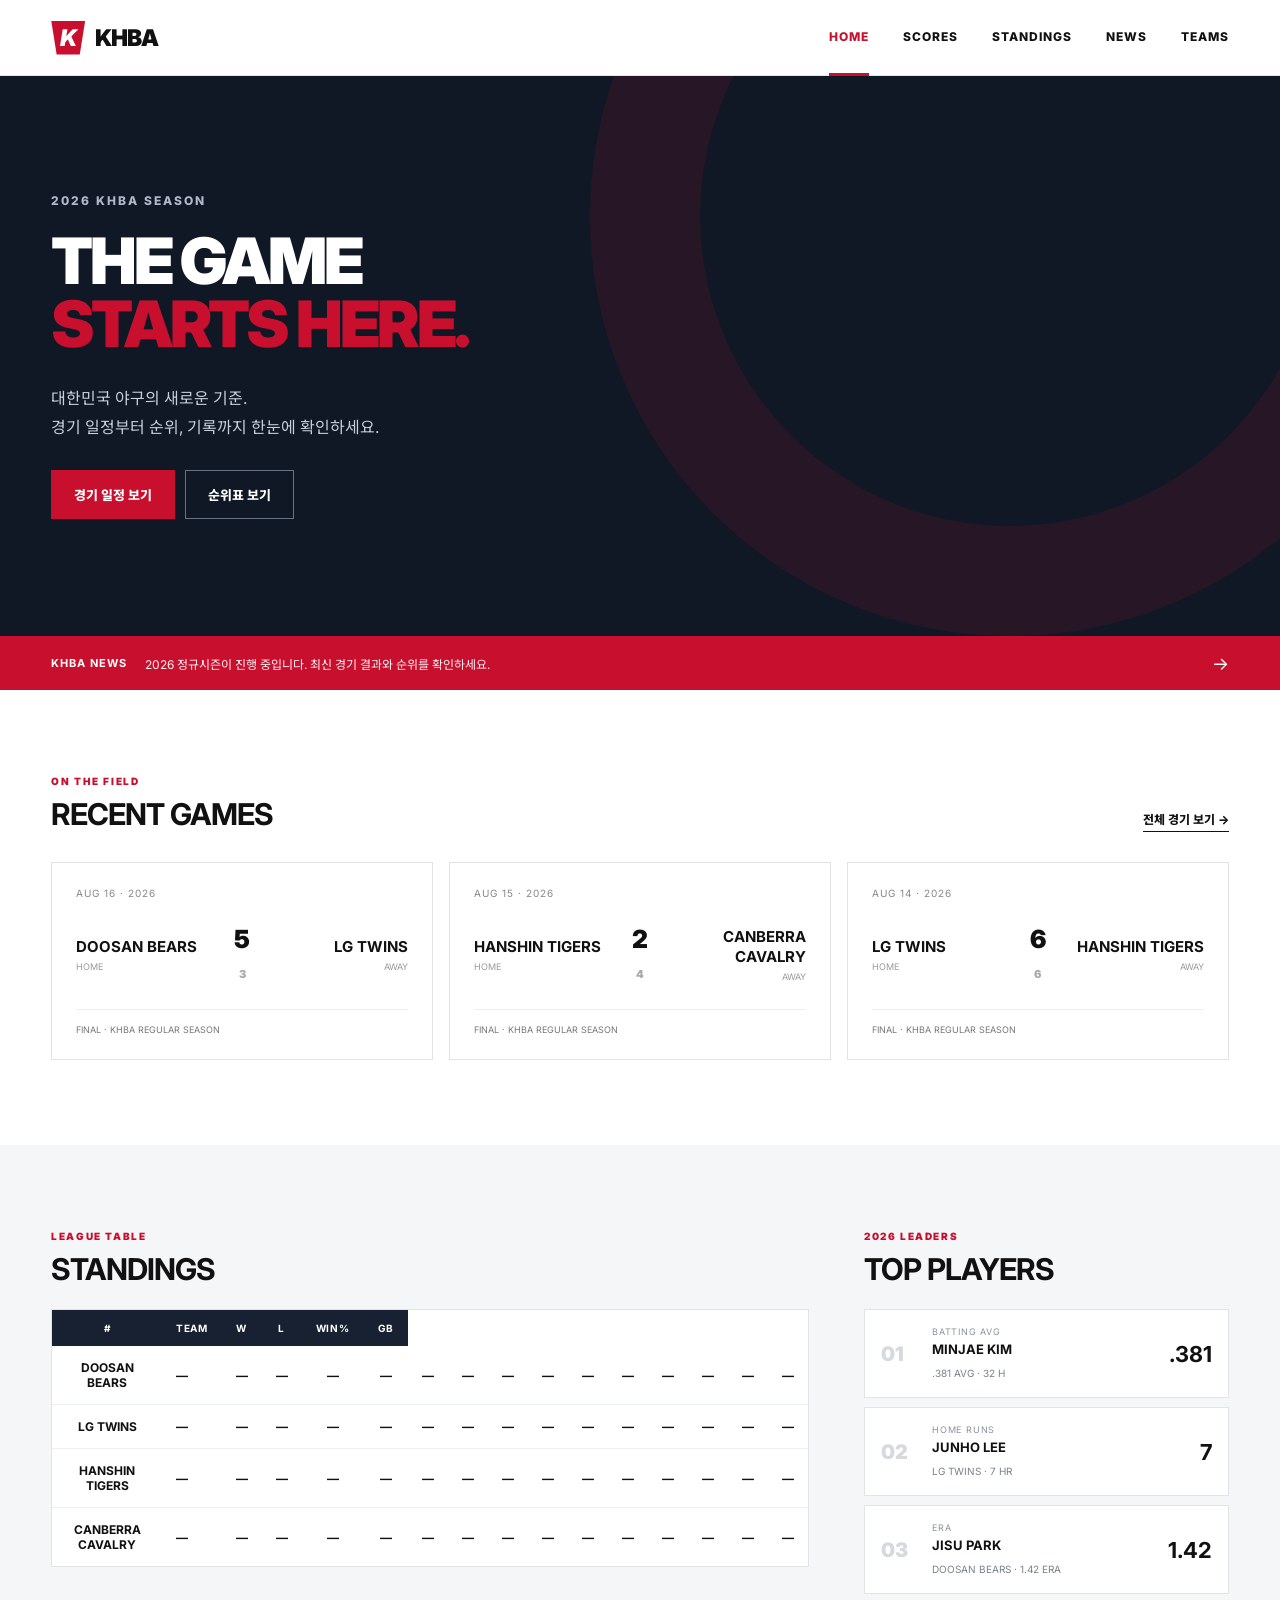
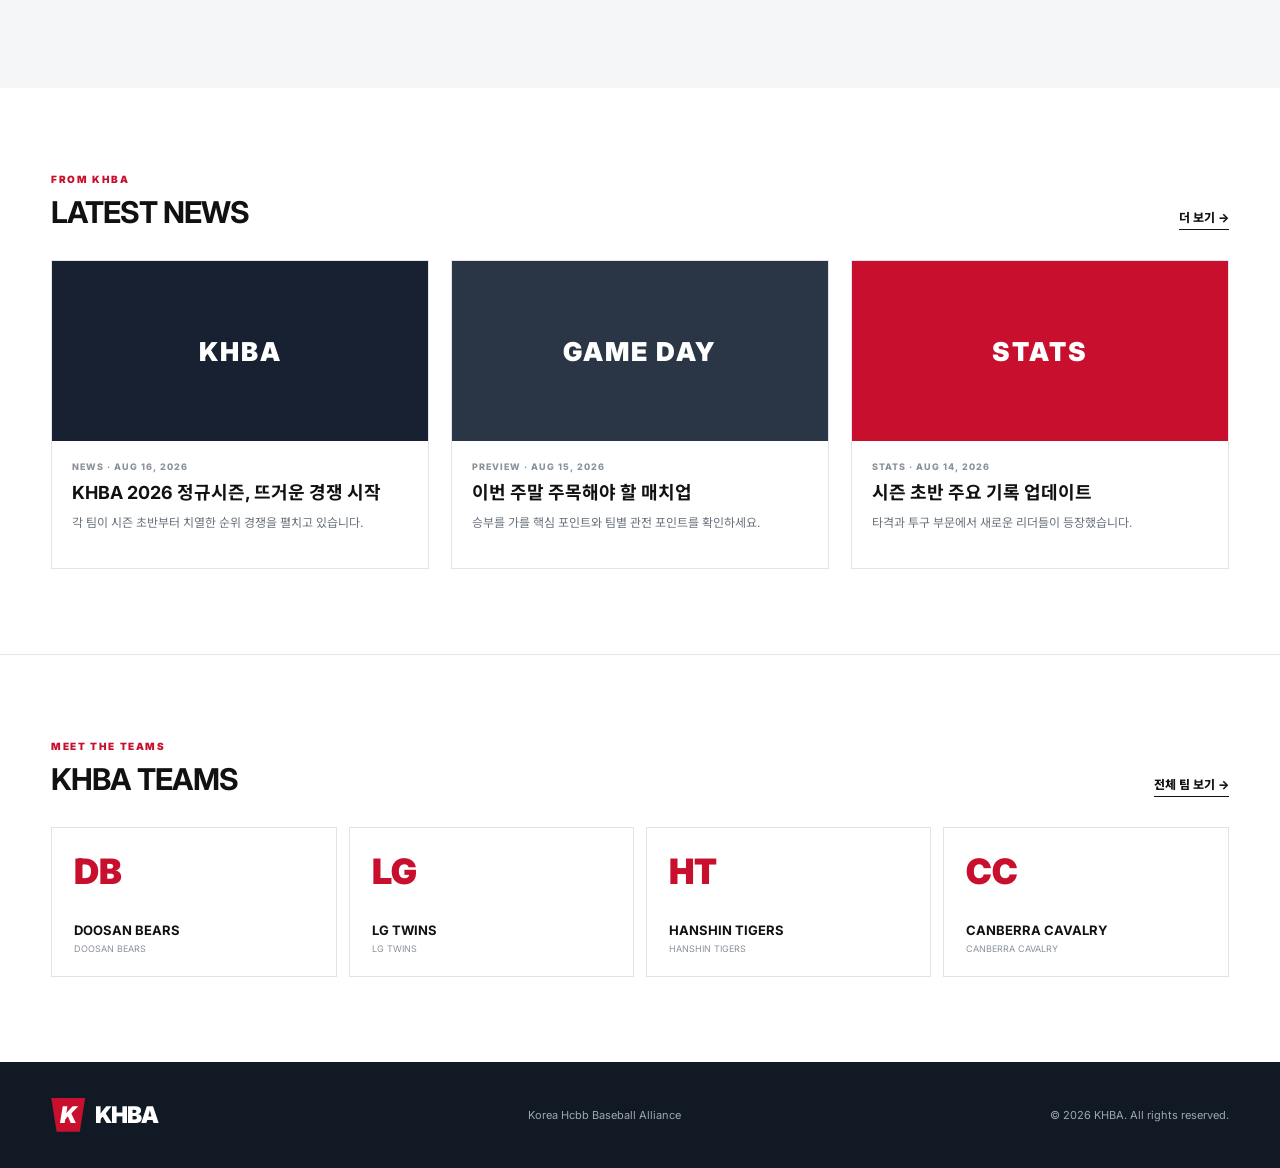
<file: index.html>
<!DOCTYPE html><html lang="ko"><head><meta charset="UTF-8"><meta name="viewport" content="width=device-width, initial-scale=1.0"><meta name="description" content="KHBA - Korea Hcbb Baseball Alliance"><title>KHBA | Korea Hcbb Baseball Alliance</title><link rel="preconnect" href="https://fonts.googleapis.com"><link rel="preconnect" href="https://fonts.gstatic.com" crossorigin><link href="https://fonts.googleapis.com/css2?family=Inter:wght@400;500;600;700;800;900&family=Noto+Sans+KR:wght@400;500;600;700;800;900&display=swap" rel="stylesheet"><link rel="stylesheet" href="style.css"><link rel="stylesheet" href="home-theme.css"></head><body><header class="topbar"><div class="container nav-wrap"><a class="brand" href="index.html"><span class="brand-mark">K</span><span>KHBA</span></a><nav class="nav"><a class="active" href="index.html">HOME</a><a href="scores.html">SCORES</a><a href="standings.html">STANDINGS</a><a href="news.html">NEWS</a><a href="teams.html">TEAMS</a></nav><button class="menu-btn" aria-label="메뉴">☰</button></div></header><main id="home"><section class="hero"><div class="container hero-inner"><div><div class="eyebrow">2026 KHBA SEASON</div><h1>THE GAME<br><span>STARTS HERE.</span></h1><p>대한민국 야구의 새로운 기준.<br>경기 일정부터 순위, 기록까지 한눈에 확인하세요.</p><div class="hero-actions"><a class="btn primary" href="scores.html">경기 일정 보기</a><a class="btn ghost" href="standings.html">순위표 보기</a></div></div></div></section><section class="ticker"><div class="container ticker-inner"><strong>KHBA NEWS</strong><span id="tickerText">2026 정규시즌이 진행 중입니다. 최신 경기 결과와 순위를 확인하세요.</span><span class="ticker-arrow">→</span></div></section><section class="section" id="games"><div class="container"><div class="section-head"><div><span class="section-kicker">ON THE FIELD</span><h2>RECENT GAMES</h2></div><a href="scores.html" class="view-all">전체 경기 보기 →</a></div><div class="games-grid" id="gamesGrid"></div></div></section><section class="section muted" id="standings"><div class="container two-col"><div><div class="section-head compact"><div><span class="section-kicker">LEAGUE TABLE</span><h2>STANDINGS</h2></div></div><div class="table-card"><table><thead><tr><th>#</th><th>TEAM</th><th>W</th><th>L</th><th>WIN%</th><th>GB</th></tr></thead><tbody id="standingsBody"></tbody></table></div></div><aside class="leaders"><div class="section-head compact"><div><span class="section-kicker">2026 LEADERS</span><h2>TOP PLAYERS</h2></div></div><div class="leader-card"><span class="leader-num">01</span><div><small>BATTING AVG</small><b>MINJAE KIM</b><span>.381 AVG · 32 H</span></div><strong>.381</strong></div><div class="leader-card"><span class="leader-num">02</span><div><small>HOME RUNS</small><b>JUNHO LEE</b><span>LG TWINS · 7 HR</span></div><strong>7</strong></div><div class="leader-card"><span class="leader-num">03</span><div><small>ERA</small><b>JISU PARK</b><span>DOOSAN BEARS · 1.42 ERA</span></div><strong>1.42</strong></div></aside></div></section><section class="section" id="news"><div class="container"><div class="section-head"><div><span class="section-kicker">FROM KHBA</span><h2>LATEST NEWS</h2></div><a href="news.html" class="view-all">더 보기 →</a></div><div class="news-grid"><article><div class="news-image n1">KHBA</div><span>NEWS · AUG 16, 2026</span><h3>KHBA 2026 정규시즌, 뜨거운 경쟁 시작</h3><p>각 팀이 시즌 초반부터 치열한 순위 경쟁을 펼치고 있습니다.</p></article><article><div class="news-image n2">GAME DAY</div><span>PREVIEW · AUG 15, 2026</span><h3>이번 주말 주목해야 할 매치업</h3><p>승부를 가를 핵심 포인트와 팀별 관전 포인트를 확인하세요.</p></article><article><div class="news-image n3">STATS</div><span>STATS · AUG 14, 2026</span><h3>시즌 초반 주요 기록 업데이트</h3><p>타격과 투구 부문에서 새로운 리더들이 등장했습니다.</p></article></div></div></section><section class="section teams" id="teams"><div class="container"><div class="section-head"><div><span class="section-kicker">MEET THE TEAMS</span><h2>KHBA TEAMS</h2></div><a href="teams.html" class="view-all">전체 팀 보기 →</a></div><div class="team-grid"><div class="team"><span>DB</span><b>DOOSAN BEARS</b><small>DOOSAN BEARS</small></div><div class="team"><span>LG</span><b>LG TWINS</b><small>LG TWINS</small></div><div class="team"><span>HT</span><b>HANSHIN TIGERS</b><small>HANSHIN TIGERS</small></div><div class="team"><span>CC</span><b>CANBERRA CAVALRY</b><small>CANBERRA CAVALRY</small></div></div></div></section></main><footer><div class="container footer-inner"><div class="brand"><span class="brand-mark">K</span><span>KHBA</span></div><p>Korea Hcbb Baseball Alliance</p><small>© 2026 KHBA. All rights reserved.</small></div></footer><script src="script.js"></script></body></html>
</file>
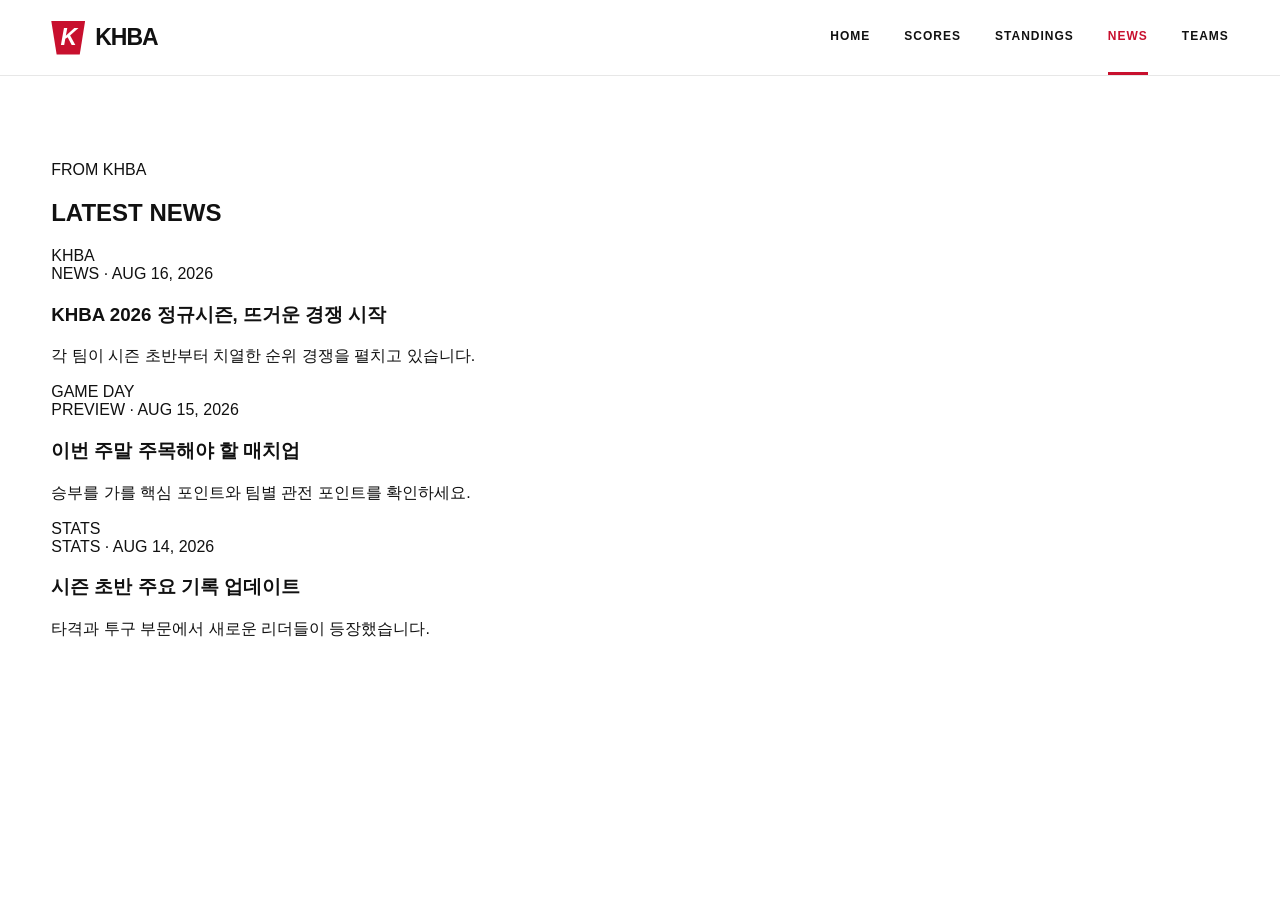
<file: news.html>
<!DOCTYPE html><html lang="ko"><head><meta charset="UTF-8"><meta name="viewport" content="width=device-width, initial-scale=1.0"><title>News | KHBA</title><link rel="stylesheet" href="style.css"></head><body><header class="topbar"><div class="container nav-wrap"><a class="brand" href="index.html"><span class="brand-mark">K</span><span>KHBA</span></a><nav class="nav"><a href="index.html">HOME</a><a href="scores.html">SCORES</a><a href="standings.html">STANDINGS</a><a class="active" href="news.html">NEWS</a><a href="teams.html">TEAMS</a></nav></div></header><main class="section" id="news"><div class="container"><div class="section-head"><div><span class="section-kicker">FROM KHBA</span><h2>LATEST NEWS</h2></div></div><div class="news-grid"><article><div class="news-image n1">KHBA</div><span>NEWS · AUG 16, 2026</span><h3>KHBA 2026 정규시즌, 뜨거운 경쟁 시작</h3><p>각 팀이 시즌 초반부터 치열한 순위 경쟁을 펼치고 있습니다.</p></article><article><div class="news-image n2">GAME DAY</div><span>PREVIEW · AUG 15, 2026</span><h3>이번 주말 주목해야 할 매치업</h3><p>승부를 가를 핵심 포인트와 팀별 관전 포인트를 확인하세요.</p></article><article><div class="news-image n3">STATS</div><span>STATS · AUG 14, 2026</span><h3>시즌 초반 주요 기록 업데이트</h3><p>타격과 투구 부문에서 새로운 리더들이 등장했습니다.</p></article></div></div></main></body></html>
</file>
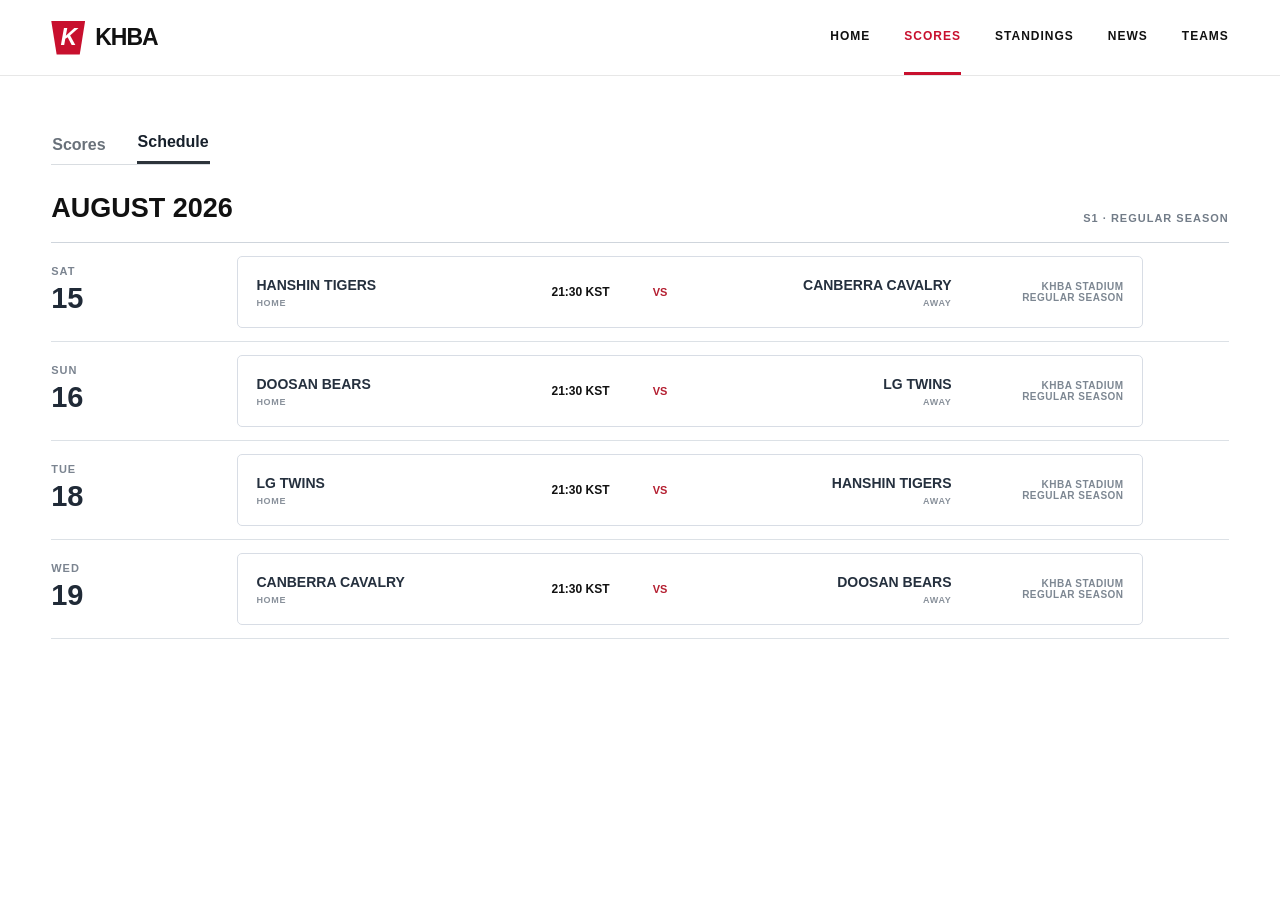
<file: schedule.html>
<!DOCTYPE html><html lang="ko"><head><meta charset="UTF-8"><meta name="viewport" content="width=device-width, initial-scale=1.0"><title>Schedule | KHBA</title><link rel="stylesheet" href="style.css"><style>.schedule-page{padding-top:58px}.scores-tabs{display:flex;align-items:flex-end;gap:30px;border-bottom:1px solid #d9dde1;width:max-content}.scores-tab{display:block;padding:0 1px 11px;font-size:16px;font-weight:700;line-height:1;color:#69717a}.scores-tab.active{color:#17202b;border-bottom:3px solid #2d343b;font-weight:900}.schedule-head{display:flex;justify-content:space-between;align-items:end;margin:28px 0 18px}.schedule-head h1{margin:0;font-size:27px;font-weight:900}.schedule-season{font-size:11px;font-weight:900;letter-spacing:1px;color:#727c88}.schedule-list{border-top:1px solid #cfd5dc}.schedule-date{display:grid;grid-template-columns:100px 1fr;border-bottom:1px solid #dce1e6}.schedule-day{padding:22px 0}.dow{display:block;font-size:11px;font-weight:900;letter-spacing:1px;color:#7b8490;margin-bottom:5px}.num{font-size:29px;font-weight:900;color:#202a37}.schedule-games{padding:13px 0;display:flex;justify-content:center}.schedule-game{display:grid;grid-template-columns:1fr 100px 35px 1fr 160px;align-items:center;gap:12px;min-height:72px;padding:0 18px;border:1px solid #d8dde5;border-radius:5px;background:#fff;width:84%;max-width:1080px}.schedule-team{font-size:14px;font-weight:900;color:#25303e}.schedule-team.away{text-align:right}.team-tag{display:block;margin-top:5px;font-size:9px;font-weight:800;letter-spacing:.7px;color:#89919b}.time{font-size:12px;font-weight:900;text-align:center}.vs{font-size:11px;font-weight:900;text-align:center;color:#b41e30}.meta{text-align:right;font-size:10px;font-weight:800;letter-spacing:.5px;color:#7d8792}@media(max-width:700px){.schedule-page{padding-top:36px}.schedule-date{grid-template-columns:72px 1fr}.schedule-game{width:100%;grid-template-columns:1fr 55px 24px 1fr;padding:0 10px;gap:6px}.meta{display:none}.schedule-team{font-size:11px}.time{font-size:10px}}</style></head><body><header class="topbar"><div class="container nav-wrap"><a class="brand" href="index.html"><span class="brand-mark">K</span><span>KHBA</span></a><nav class="nav"><a href="index.html">HOME</a><a class="active" href="scores.html">SCORES</a><a href="standings.html">STANDINGS</a><a href="news.html">NEWS</a><a href="teams.html">TEAMS</a></nav></div></header><main class="section schedule-page"><div class="container"><div class="scores-tabs"><a class="scores-tab" href="scores.html">Scores</a><a class="scores-tab active" href="schedule.html">Schedule</a></div><div class="schedule-head"><h1>AUGUST 2026</h1><span class="schedule-season">S1 · REGULAR SEASON</span></div><div class="schedule-list" id="scheduleList"></div></div></main><script>document.addEventListener('DOMContentLoaded',()=>{const games=[['SAT','15','HANSHIN TIGERS','CANBERRA CAVALRY'],['SUN','16','DOOSAN BEARS','LG TWINS'],['TUE','18','LG TWINS','HANSHIN TIGERS'],['WED','19','CANBERRA CAVALRY','DOOSAN BEARS']];document.getElementById('scheduleList').innerHTML=games.map(g=>`<section class="schedule-date"><div class="schedule-day"><span class="dow">${g[0]}</span><span class="num">${g[1]}</span></div><div class="schedule-games"><article class="schedule-game"><div class="schedule-team">${g[2]}<small class="team-tag">HOME</small></div><div class="time">21:30 KST</div><div class="vs">VS</div><div class="schedule-team away">${g[3]}<small class="team-tag">AWAY</small></div><div class="meta">KHBA STADIUM<br>REGULAR SEASON</div></article></div></section>`).join('')})</script></body></html>
</file>
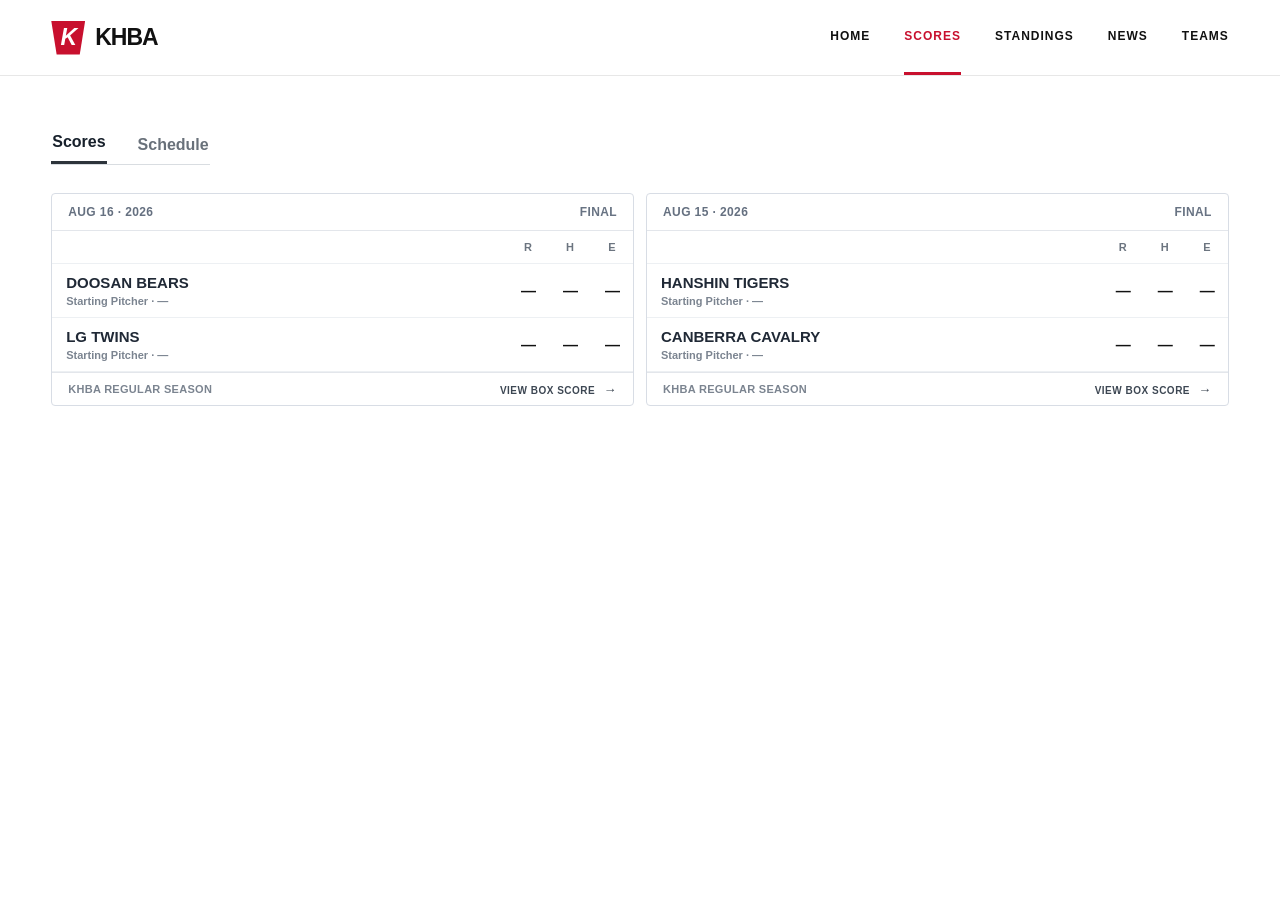
<file: scores.html>
<!DOCTYPE html>
<html lang="ko"><head><meta charset="UTF-8"><meta name="viewport" content="width=device-width, initial-scale=1.0"><title>Scores | KHBA</title><link rel="stylesheet" href="style.css"><style>
.scores-page{padding-top:58px}.scores-tabs{display:flex;align-items:flex-end;gap:30px;border-bottom:1px solid #d9dde1;width:max-content}.scores-tab{display:block;padding:0 1px 11px;font-size:16px;font-weight:700;line-height:1;color:#69717a}.scores-tab.active{color:#17202b;border-bottom:3px solid #2d343b;font-weight:900}.games-grid{display:grid;grid-template-columns:repeat(2,minmax(0,1fr));gap:12px;margin-top:28px}.game-wrap{min-width:0}.score-card{background:#fff;border:1px solid #d8dde5;border-radius:4px;overflow:hidden;transition:.18s ease}.score-card.open{border-bottom-left-radius:0;border-bottom-right-radius:0}.score-card-head{display:flex;justify-content:space-between;align-items:center;padding:11px 16px;border-bottom:1px solid #e3e6eb;font-size:12px;font-weight:700;letter-spacing:.4px;color:#657080}.score-status{color:#687383}.score-line{display:grid;grid-template-columns:minmax(190px,1fr) 42px 42px 42px;align-items:center}.score-line>div{padding:10px 14px}.score-line:not(:last-of-type){border-bottom:1px solid #edf0f3}.score-team{font-weight:800;font-size:15px;color:#202936}.score-team small{display:block;margin-top:4px;font-size:11px;font-weight:600;color:#7b8490}.score-stat-head{font-size:11px;font-weight:800;text-align:center;color:#6c7580}.score-stat{font-size:15px;font-weight:800;text-align:center}.score-card-footer{display:flex;align-items:center;justify-content:space-between;border-top:1px solid #e3e6eb;padding:0 16px}.score-card-foot{padding:10px 0;font-size:11px;font-weight:700;color:#7b8490;letter-spacing:.3px}.box-trigger{border:0;background:transparent;padding:8px 0;font-size:10px;font-weight:900;letter-spacing:.5px;color:#3d4753;cursor:pointer}.box-trigger:hover{color:#b51d2f}.box-trigger span{margin-left:5px;font-size:13px}.box-score{display:none;border:1px solid #d8dde5;border-top:0;background:#fff;padding:14px 16px;border-radius:0 0 4px 4px}.game-wrap.open .box-score{display:block}.box-score-title{font-size:11px;font-weight:900;letter-spacing:.8px;color:#687383;margin-bottom:10px}.box-table{width:100%;border-collapse:collapse;font-size:12px}.box-table th,.box-table td{text-align:center;padding:7px 4px;border-top:1px solid #e8ebee}.box-table th{font-size:10px;color:#6c7580;font-weight:800}.box-table th:first-child,.box-table td:first-child{text-align:left;font-weight:800;padding-left:0}.box-table td{font-weight:700;color:#303946}.box-table .team-cell{min-width:100px}.box-hint{font-size:10px;color:#8a929c;margin-top:9px;text-align:right}@media(max-width:850px){.games-grid{grid-template-columns:1fr}}@media(max-width:560px){.scores-page{padding-top:36px}.scores-tabs{gap:24px}.games-grid{gap:10px;margin-top:22px}.score-line{grid-template-columns:minmax(150px,1fr) 36px 36px 36px}.score-line>div{padding:9px 8px}.box-score{overflow-x:auto}.box-table{min-width:500px}}
</style></head><body><header class="topbar"><div class="container nav-wrap"><a class="brand" href="index.html"><span class="brand-mark">K</span><span>KHBA</span></a><nav class="nav"><a href="index.html">HOME</a><a class="active" href="scores.html">SCORES</a><a href="standings.html">STANDINGS</a><a href="news.html">NEWS</a><a href="teams.html">TEAMS</a></nav></div></header><main class="section scores-page"><div class="container"><div class="scores-tabs"><a class="scores-tab active" href="scores.html">Scores</a><a class="scores-tab" href="schedule.html">Schedule</a></div><div class="games-grid" id="scoresGrid"></div></div></main><script src="script.js"></script><script>
document.addEventListener('DOMContentLoaded',()=>{const games=[{date:'AUG 16',status:'FINAL',home:'DOOSAN BEARS',away:'LG TWINS',homePitcher:'Starting Pitcher · —',awayPitcher:'Starting Pitcher · —',homeStats:['—','—','—'],awayStats:['—','—','—'],homeInnings:['—','—','—','—','—','—','—','—','—'],awayInnings:['—','—','—','—','—','—','—','—','—']},{date:'AUG 15',status:'FINAL',home:'HANSHIN TIGERS',away:'CANBERRA CAVALRY',homePitcher:'Starting Pitcher · —',awayPitcher:'Starting Pitcher · —',homeStats:['—','—','—'],awayStats:['—','—','—'],homeInnings:['—','—','—','—','—','—','—','—','—'],awayInnings:['—','—','—','—','—','—','—','—','—']}];const row=(name,pitcher,stats)=>`<div class="score-line"><div class="score-team">${name}<small>${pitcher}</small></div><div class="score-stat">${stats[0]}</div><div class="score-stat">${stats[1]}</div><div class="score-stat">${stats[2]}</div></div>`;const boxRow=(name,innings,stats)=>`<tr><td class="team-cell">${name}</td>${innings.map(v=>`<td>${v}</td>`).join('')}<td>${stats[0]}</td><td>${stats[1]}</td><td>${stats[2]}</td></tr>`;const box=g=>`<div class="box-score"><div class="box-score-title">BOX SCORE</div><table class="box-table"><thead><tr><th>TEAM</th>${[1,2,3,4,5,6,7,8,9].map(n=>`<th>${n}</th>`).join('')}<th>R</th><th>H</th><th>E</th></tr></thead><tbody>${boxRow(g.home,g.homeInnings,g.homeStats)}${boxRow(g.away,g.awayInnings,g.awayStats)}</tbody></table><div class="box-hint">VIEW BOX SCORE를 다시 누르면 닫힙니다</div></div>`;document.getElementById('scoresGrid').innerHTML=games.map(g=>`<div class="game-wrap"><article class="score-card"><div class="score-card-head"><span>${g.date} · 2026</span><span class="score-status">${g.status}</span></div><div class="score-line"><div></div><div class="score-stat-head">R</div><div class="score-stat-head">H</div><div class="score-stat-head">E</div></div>${row(g.home,g.homePitcher,g.homeStats)}${row(g.away,g.awayPitcher,g.awayStats)}<div class="score-card-footer"><div class="score-card-foot">KHBA REGULAR SEASON</div><button class="box-trigger" type="button">VIEW BOX SCORE <span>→</span></button></div></article>${box(g)}</div>`).join('');document.querySelectorAll('.box-trigger').forEach(btn=>btn.addEventListener('click',()=>{const wrap=btn.closest('.game-wrap');const willOpen=!wrap.classList.contains('open');document.querySelectorAll('.game-wrap.open').forEach(w=>{w.classList.remove('open');w.querySelector('.score-card').classList.remove('open');const b=w.querySelector('.box-trigger');if(b)b.innerHTML='VIEW BOX SCORE <span>→</span>'});if(willOpen){wrap.classList.add('open');wrap.querySelector('.score-card').classList.add('open');btn.innerHTML='CLOSE BOX SCORE <span>↑</span>'}}));});
</script></body></html>
</file>
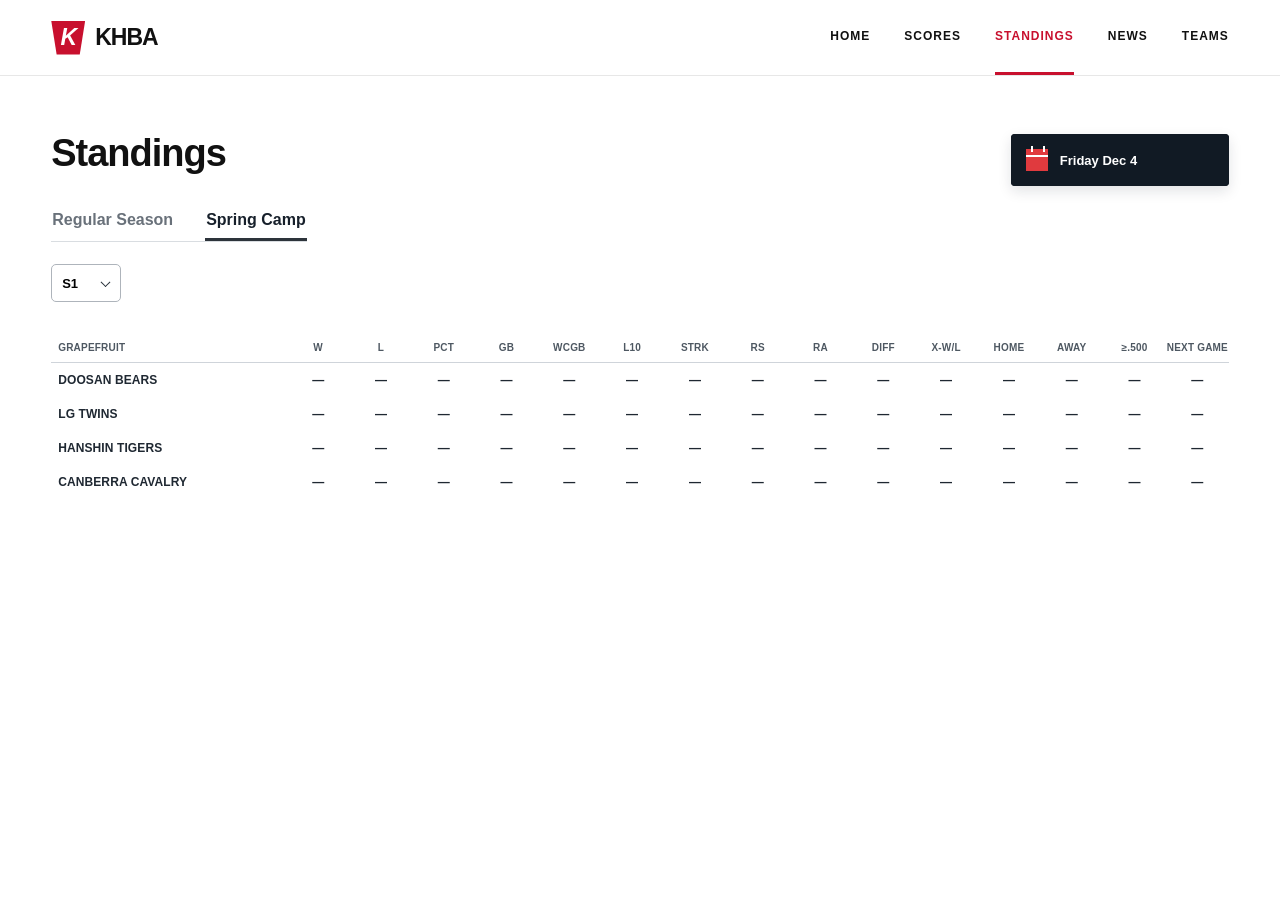
<file: spring-camp-date.html>
<!DOCTYPE html><html lang="ko"><head><meta charset="UTF-8"><meta name="viewport" content="width=device-width, initial-scale=1.0"><title>Standings | KHBA</title><link rel="stylesheet" href="style.css"></head><body><header class="topbar"><div class="container nav-wrap"><a class="brand" href="index.html"><span class="brand-mark">K</span><span>KHBA</span></a><nav class="nav"><a href="index.html">HOME</a><a href="scores.html">SCORES</a><a class="active" href="standings.html">STANDINGS</a><a href="news.html">NEWS</a><a href="teams.html">TEAMS</a></nav></div></header><main class="section standings-page"><div class="container"><div class="standings-title"><div class="standings-heading"><h1>Standings</h1><div class="date-picker-wrap"><button class="standings-date" id="standingsDate" type="button"><span class="calendar-icon" aria-hidden="true"></span><span id="selectedDate"></span></button><div class="calendar-popup" id="calendarPopup" aria-hidden="true"><div class="calendar-head"><button class="calendar-nav" id="prevMonth" type="button" aria-label="Previous month">‹</button><strong id="calendarMonth"></strong><button class="calendar-nav" id="nextMonth" type="button" aria-label="Next month">›</button></div><div class="calendar-weekdays"><span>S</span><span>M</span><span>T</span><span>W</span><span>T</span><span>F</span><span>S</span></div><div class="calendar-days" id="calendarDays"></div></div></div></div><div class="standings-tabs"><a class="standings-tab" href="standings.html">Regular Season</a><a class="standings-tab active" href="spring-camp.html">Spring Camp</a></div><div class="standings-filters"><button>S1 <span aria-hidden="true"></span></button></div></div><div class="standings-scroll"><table class="full-standings"><thead><tr><th>GRAPEFRUIT</th><th>W</th><th>L</th><th>PCT</th><th>GB</th><th>WCGB</th><th>L10</th><th>STRK</th><th>RS</th><th>RA</th><th>DIFF</th><th>X-W/L</th><th>HOME</th><th>AWAY</th><th>≥.500</th><th>NEXT GAME</th></tr></thead><tbody><tr><td>DOOSAN BEARS</td><td>—</td><td>—</td><td>—</td><td>—</td><td>—</td><td>—</td><td>—</td><td>—</td><td>—</td><td>—</td><td>—</td><td>—</td><td>—</td><td>—</td><td>—</td></tr><tr><td>LG TWINS</td><td>—</td><td>—</td><td>—</td><td>—</td><td>—</td><td>—</td><td>—</td><td>—</td><td>—</td><td>—</td><td>—</td><td>—</td><td>—</td><td>—</td><td>—</td></tr><tr><td>HANSHIN TIGERS</td><td>—</td><td>—</td><td>—</td><td>—</td><td>—</td><td>—</td><td>—</td><td>—</td><td>—</td><td>—</td><td>—</td><td>—</td><td>—</td><td>—</td><td>—</td></tr><tr><td>CANBERRA CAVALRY</td><td>—</td><td>—</td><td>—</td><td>—</td><td>—</td><td>—</td><td>—</td><td>—</td><td>—</td><td>—</td><td>—</td><td>—</td><td>—</td><td>—</td><td>—</td></tr></tbody></table></div></div></main><script src="script.js"></script></body></html>
</file>
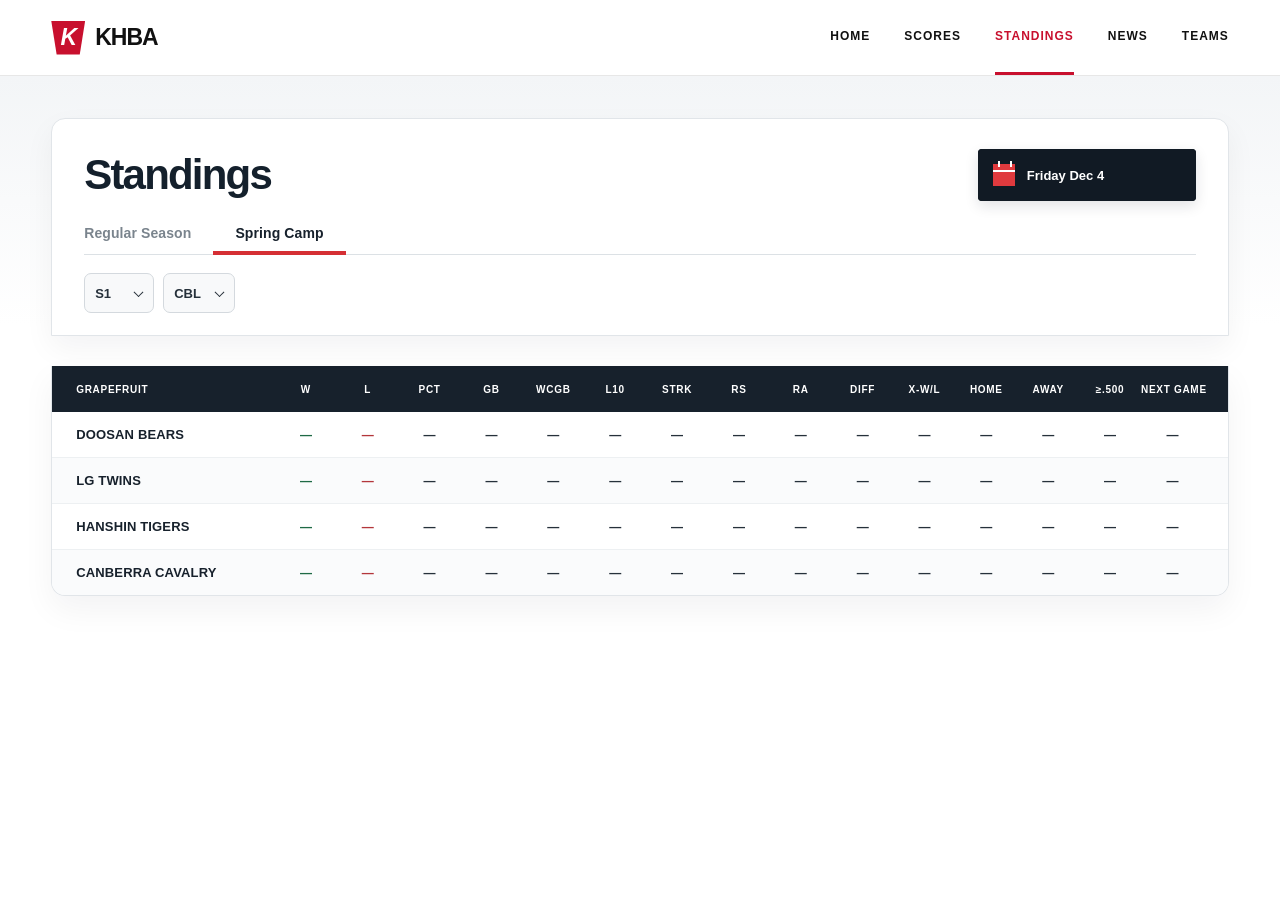
<file: spring-camp.html>
<!DOCTYPE html><html lang="ko"><head><meta charset="UTF-8"><meta name="viewport" content="width=device-width, initial-scale=1.0"><title>Standings | KHBA</title><link rel="stylesheet" href="style.css"><link rel="stylesheet" href="standings-theme.css"></head><body><header class="topbar"><div class="container nav-wrap"><a class="brand" href="index.html"><span class="brand-mark">K</span><span>KHBA</span></a><nav class="nav"><a href="index.html">HOME</a><a href="scores.html">SCORES</a><a class="active" href="standings.html">STANDINGS</a><a href="news.html">NEWS</a><a href="teams.html">TEAMS</a></nav></div></header><main class="section standings-page"><div class="container"><div class="standings-title"><div class="standings-heading"><h1>Standings</h1><div class="date-picker-wrap"><button class="standings-date" id="standingsDate" type="button"><span class="calendar-icon" aria-hidden="true"></span><span id="selectedDate">Sunday Aug 16</span></button><div class="calendar-popup" id="calendarPopup" aria-hidden="true"><div class="calendar-head"><button class="calendar-nav" id="prevMonth" type="button">‹</button><strong id="calendarMonth">August</strong><button class="calendar-nav" id="nextMonth" type="button">›</button></div><div class="calendar-weekdays"><span>S</span><span>M</span><span>T</span><span>W</span><span>T</span><span>F</span><span>S</span></div><div class="calendar-days" id="calendarDays"></div></div></div></div><div class="standings-tabs"><a class="standings-tab" href="standings.html">Regular Season</a><a class="standings-tab active" href="spring-camp.html">Spring Camp</a></div><div class="standings-filters"><div class="season-select"><button type="button" class="season-filter" id="seasonFilter" aria-expanded="false">S1 <span aria-hidden="true"></span></button><div class="season-menu" id="seasonMenu" aria-hidden="true"><button type="button" data-url="spring-camp.html?season=S1" data-season="S1">S1</button><button type="button" data-url="spring-camp.html?season=S2" data-season="S2">S2</button><button type="button" data-url="spring-camp.html?season=S3" data-season="S3">S3</button><button type="button" data-url="spring-camp.html?season=S4" data-season="S4">S4</button></div></div><button type="button" class="cbl-filter">CBL <span aria-hidden="true"></span></button></div></div><div class="standings-scroll"><table class="full-standings"><thead><tr><th>GRAPEFRUIT</th><th>W</th><th>L</th><th>PCT</th><th>GB</th><th>WCGB</th><th>L10</th><th>STRK</th><th>RS</th><th>RA</th><th>DIFF</th><th>X-W/L</th><th>HOME</th><th>AWAY</th><th>≥.500</th><th>NEXT GAME</th></tr></thead><tbody><tr><td>DOOSAN BEARS</td><td>—</td><td>—</td><td>—</td><td>—</td><td>—</td><td>—</td><td>—</td><td>—</td><td>—</td><td>—</td><td>—</td><td>—</td><td>—</td><td>—</td><td>—</td></tr><tr><td>LG TWINS</td><td>—</td><td>—</td><td>—</td><td>—</td><td>—</td><td>—</td><td>—</td><td>—</td><td>—</td><td>—</td><td>—</td><td>—</td><td>—</td><td>—</td><td>—</td></tr><tr><td>HANSHIN TIGERS</td><td>—</td><td>—</td><td>—</td><td>—</td><td>—</td><td>—</td><td>—</td><td>—</td><td>—</td><td>—</td><td>—</td><td>—</td><td>—</td><td>—</td><td>—</td></tr><tr><td>CANBERRA CAVALRY</td><td>—</td><td>—</td><td>—</td><td>—</td><td>—</td><td>—</td><td>—</td><td>—</td><td>—</td><td>—</td><td>—</td><td>—</td><td>—</td><td>—</td><td>—</td></tr></tbody></table></div></div></main><script src="script.js"></script></body></html>
</file>
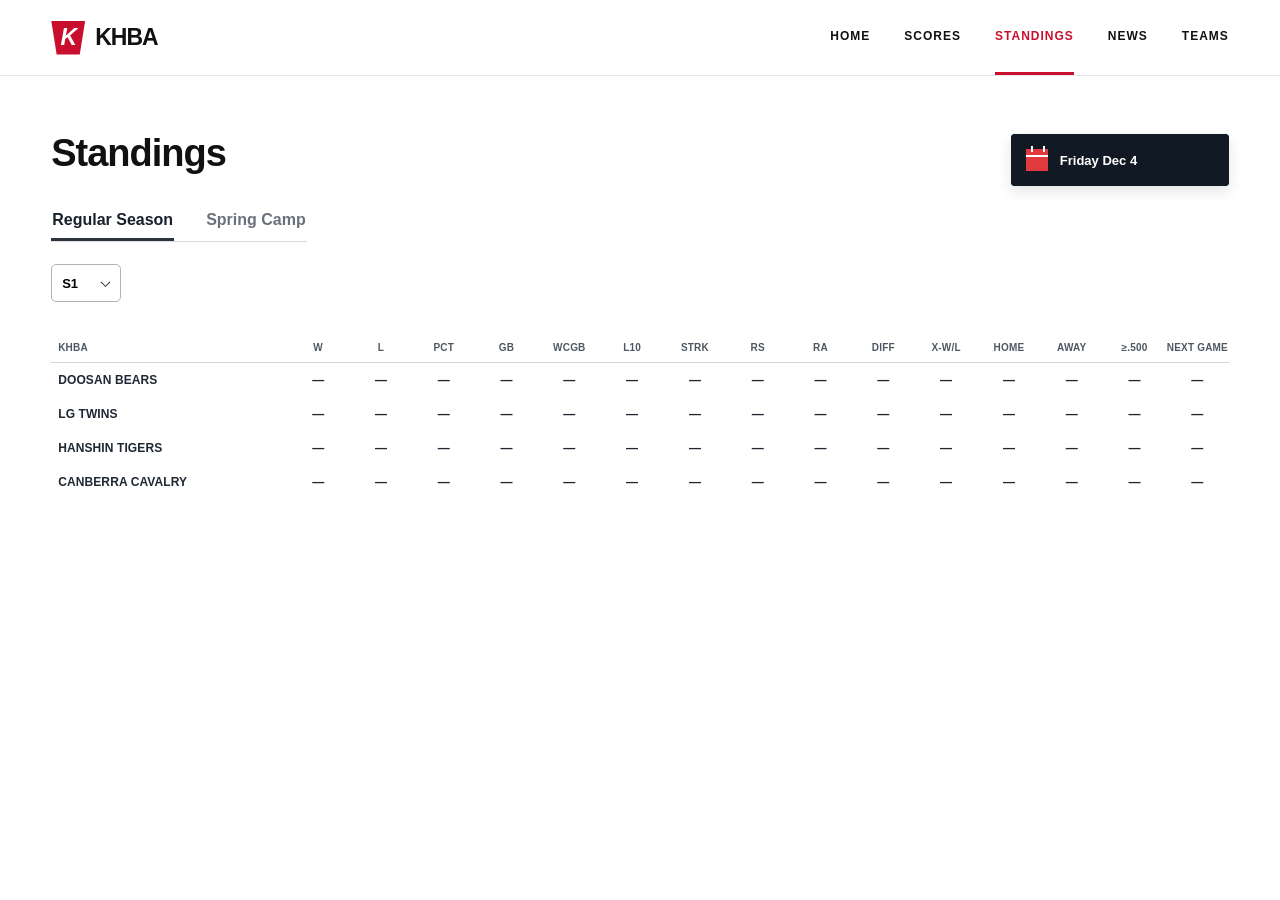
<file: standings-date.html>
<!DOCTYPE html><html lang="ko"><head><meta charset="UTF-8"><meta name="viewport" content="width=device-width, initial-scale=1.0"><title>Standings | KHBA</title><link rel="stylesheet" href="style.css"></head><body><header class="topbar"><div class="container nav-wrap"><a class="brand" href="index.html"><span class="brand-mark">K</span><span>KHBA</span></a><nav class="nav"><a href="index.html">HOME</a><a href="scores.html">SCORES</a><a class="active" href="standings.html">STANDINGS</a><a href="news.html">NEWS</a><a href="teams.html">TEAMS</a></nav></div></header><main class="section standings-page"><div class="container"><div class="standings-title"><div class="standings-heading"><h1>Standings</h1><div class="date-picker-wrap"><button class="standings-date" id="standingsDate" type="button"><span class="calendar-icon" aria-hidden="true"></span><span id="selectedDate"></span></button><div class="calendar-popup" id="calendarPopup" aria-hidden="true"><div class="calendar-head"><button class="calendar-nav" id="prevMonth" type="button" aria-label="Previous month">‹</button><strong id="calendarMonth"></strong><button class="calendar-nav" id="nextMonth" type="button" aria-label="Next month">›</button></div><div class="calendar-weekdays"><span>S</span><span>M</span><span>T</span><span>W</span><span>T</span><span>F</span><span>S</span></div><div class="calendar-days" id="calendarDays"></div></div></div></div><div class="standings-tabs"><a class="standings-tab active" href="standings.html">Regular Season</a><a class="standings-tab" href="spring-camp.html">Spring Camp</a></div><div class="standings-filters"><button>S1 <span aria-hidden="true"></span></button></div></div><div class="standings-scroll"><table class="full-standings"><thead><tr><th>KHBA</th><th>W</th><th>L</th><th>PCT</th><th>GB</th><th>WCGB</th><th>L10</th><th>STRK</th><th>RS</th><th>RA</th><th>DIFF</th><th>X-W/L</th><th>HOME</th><th>AWAY</th><th>≥.500</th><th>NEXT GAME</th></tr></thead><tbody id="standingsBody"></tbody></table></div></div></main><script src="script.js"></script></body></html>
</file>
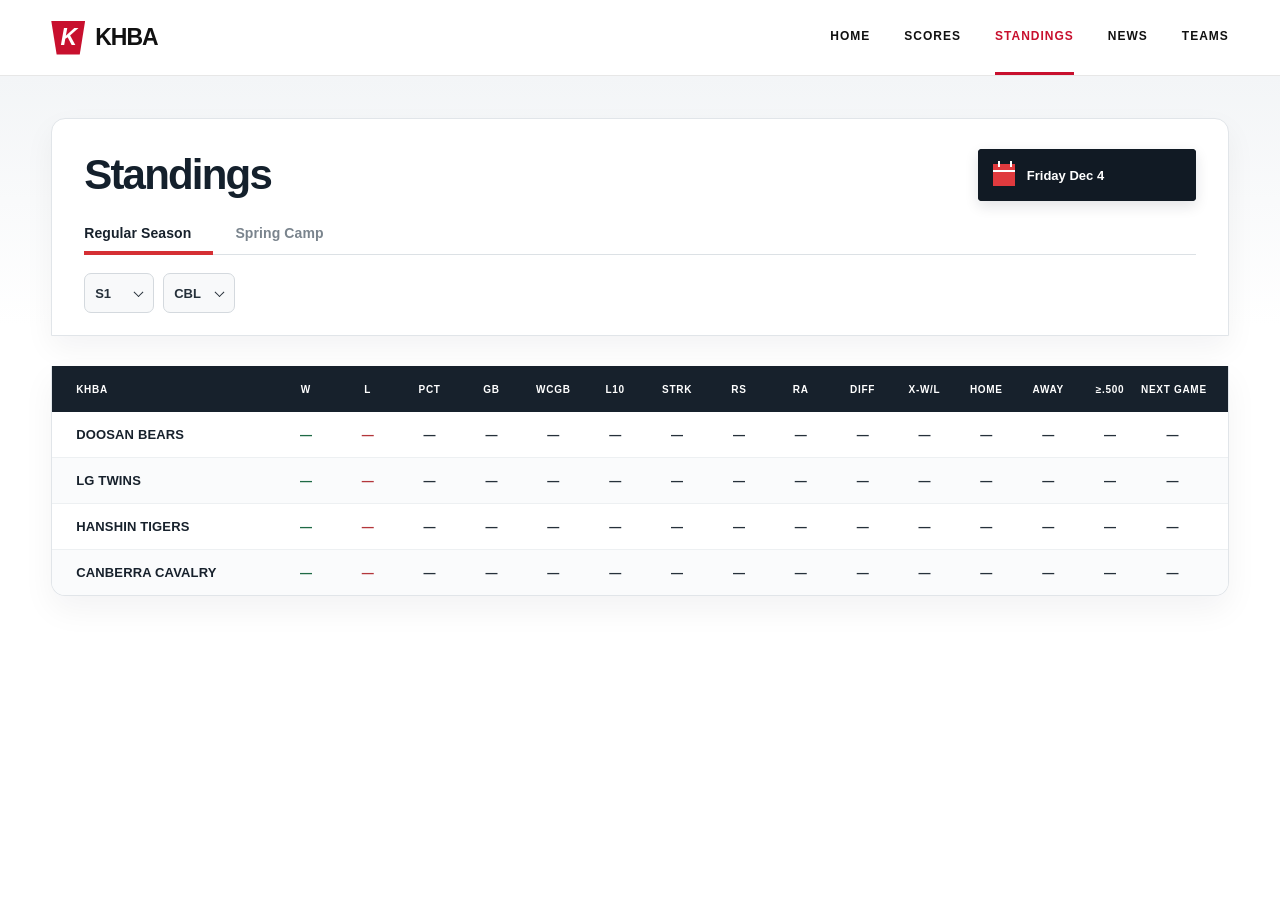
<file: standings.html>
<!DOCTYPE html><html lang="ko"><head><meta charset="UTF-8"><meta name="viewport" content="width=device-width, initial-scale=1.0"><title>Standings | KHBA</title><link rel="stylesheet" href="style.css"><link rel="stylesheet" href="standings-theme.css"></head><body><header class="topbar"><div class="container nav-wrap"><a class="brand" href="index.html"><span class="brand-mark">K</span><span>KHBA</span></a><nav class="nav"><a href="index.html">HOME</a><a href="scores.html">SCORES</a><a class="active" href="standings.html">STANDINGS</a><a href="news.html">NEWS</a><a href="teams.html">TEAMS</a></nav></div></header><main class="section standings-page"><div class="container"><div class="standings-title"><div class="standings-heading"><h1>Standings</h1><div class="date-picker-wrap"><button class="standings-date" id="standingsDate" type="button"><span class="calendar-icon" aria-hidden="true"></span><span id="selectedDate">Sunday Aug 16</span></button><div class="calendar-popup" id="calendarPopup" aria-hidden="true"><div class="calendar-head"><button class="calendar-nav" id="prevMonth" type="button">‹</button><strong id="calendarMonth">August</strong><button class="calendar-nav" id="nextMonth" type="button">›</button></div><div class="calendar-weekdays"><span>S</span><span>M</span><span>T</span><span>W</span><span>T</span><span>F</span><span>S</span></div><div class="calendar-days" id="calendarDays"></div></div></div></div><div class="standings-tabs"><a class="standings-tab active" href="standings.html">Regular Season</a><a class="standings-tab" href="spring-camp.html">Spring Camp</a></div><div class="standings-filters"><div class="season-select"><button type="button" class="season-filter" id="seasonFilter" aria-expanded="false">S4 <span aria-hidden="true"></span></button><div class="season-menu" id="seasonMenu" aria-hidden="true"><button type="button" data-url="standings.html?season=S1" data-season="S1">S1</button><button type="button" data-url="standings.html?season=S2" data-season="S2">S2</button><button type="button" data-url="standings.html?season=S3" data-season="S3">S3</button><button type="button" data-url="standings.html?season=S4" data-season="S4">S4</button><button type="button" data-url="standings.html?season=S5" data-season="S5">S5</button></div></div><button type="button" class="cbl-filter">CBL <span aria-hidden="true"></span></button></div></div><div class="standings-scroll"><table class="full-standings"><thead><tr><th>KHBA</th><th>W</th><th>L</th><th>PCT</th><th>GB</th><th>WCGB</th><th>L10</th><th>STRK</th><th>RS</th><th>RA</th><th>DIFF</th><th>X-W/L</th><th>HOME</th><th>AWAY</th><th>≥.500</th><th>NEXT GAME</th></tr></thead><tbody id="standingsBody"></tbody></table></div></div></main><script src="script.js"></script></body></html>
</file>
<file: style.css>
*{box-sizing:border-box}html{scroll-behavior:smooth}body{margin:0;font-family:Inter,'Noto Sans KR',sans-serif;color:#111;background:#fff}a{text-decoration:none;color:inherit}.container{width:min(1180px,92%);margin:auto}.topbar{height:76px;background:#fff;border-bottom:1px solid #e7e7e7;position:sticky;top:0;z-index:10}.nav-wrap{height:100%;display:flex;align-items:center;justify-content:space-between}.brand{display:flex;align-items:center;gap:10px;font-size:23px;font-weight:900;letter-spacing:-1px}.brand-mark{display:grid;place-items:center;width:34px;height:34px;background:#c8102e;color:#fff;font-style:italic;clip-path:polygon(0 0,100% 0,84% 100%,16% 100%)}.nav{display:flex;gap:34px;font-size:12px;font-weight:800;letter-spacing:1px}.nav a{padding:29px 0;border-bottom:3px solid transparent}.nav a.active,.nav a:hover{color:#c8102e;border-color:#c8102e}.section{padding:85px 0}.standings-page{padding:58px 0 76px}.standings-page .container{width:92%;max-width:1420px}.standings-title{margin-bottom:32px}.standings-heading{display:flex;align-items:flex-start;justify-content:space-between;margin-bottom:26px}.standings-title h1{font-size:38px;line-height:1.05;margin:0;font-weight:800;letter-spacing:-1px}.date-picker-wrap{position:relative}.standings-date{height:48px;min-width:190px;padding:0 19px;border:1px solid #c5ccd4;border-radius:10px;background:#fff;display:flex;align-items:center;justify-content:center;gap:13px;font-size:13px;font-weight:800;color:#202a35;white-space:nowrap;box-shadow:0 2px 8px rgba(24,36,50,.05);cursor:pointer;transition:border-color .15s,box-shadow .15s,transform .15s}.standings-date:hover{border-color:#4e83ba;box-shadow:0 4px 12px rgba(24,76,130,.1);transform:translateY(-1px)}.calendar-icon{position:relative;width:18px;height:18px;border:1.8px solid #2e75bc;border-radius:3px}.calendar-icon:before{content:'';position:absolute;left:-1.8px;right:-1.8px;top:4px;border-top:1.8px solid #2e75bc}.calendar-icon:after{content:'';position:absolute;left:3px;top:-4px;width:8px;height:4px;border-left:1.8px solid #2e75bc;border-right:1.8px solid #2e75bc}.calendar-popup{position:absolute;top:58px;right:0;width:320px;background:#fff;border:1px solid #d5dbe2;border-radius:14px;padding:14px;z-index:30;box-shadow:0 18px 45px rgba(21,34,49,.16)}.calendar-popup[aria-hidden="true"]{display:none}.calendar-head{display:grid;grid-template-columns:42px 1fr 42px;align-items:center;text-align:center;height:40px}.calendar-head strong{font-size:15px;font-weight:800;color:#202a35}.calendar-nav{width:34px;height:34px;margin:auto;border:1px solid transparent;border-radius:8px;background:#fff;font-size:24px;line-height:1;color:#718091;cursor:pointer}.calendar-nav:hover{border-color:#d8dee5;background:#f6f8fa}.calendar-weekdays{margin:7px 0 4px;display:grid;grid-template-columns:repeat(7,1fr);text-align:center}.calendar-weekdays span{font-size:10px;font-weight:800;color:#8a96a3;padding:8px 0}.calendar-days{display:grid;grid-template-columns:repeat(7,1fr);gap:2px;text-align:center}.calendar-days button{height:36px;border:0;background:#fff;font-size:12px;font-weight:700;color:#34404d;border-radius:8px;cursor:pointer}.calendar-days button:hover{background:#eef4fa;color:#1f68aa}.calendar-days .muted-day{color:#b8c0c9}.calendar-days .today{color:#176cc1;font-weight:900}.calendar-days .selected{background:#246fb5;color:#fff}.calendar-days .selected:hover{background:#246fb5;color:#fff}.standings-tabs{display:flex;gap:31px;border-bottom:1px solid #d9dde1;width:max-content}.standings-tab{padding:0 1px 10px;font-size:16px;font-weight:700;color:#69717a;line-height:1}.standings-tab.active{color:#17202b;border-bottom:3px solid #2d343b;font-weight:900}.standings-filters{display:flex;gap:8px;margin-top:22px}.standings-filters button{position:relative;width:70px;height:38px;padding:0 23px 0 10px;border:1px solid #aeb4bb;border-radius:5px;background:#fff;font-size:13px;font-weight:700;text-align:left}.standings-filters button.cbl-filter{width:72px}.standings-filters button span{position:absolute;right:11px;top:50%;width:7px;height:7px;margin:0;transform:translateY(-62%)}.standings-filters button span:after{content:'';position:absolute;left:0;top:0;width:6px;height:6px;border-right:1px solid #27313a;border-bottom:1px solid #27313a;transform:rotate(45deg);font-size:0;line-height:0}.standings-scroll{width:100%;overflow-x:auto}.full-standings{width:100%;min-width:1120px;table-layout:fixed;border-collapse:collapse}.full-standings thead{border-bottom:1px solid #cfd4da}.full-standings th,.full-standings td{text-align:center;white-space:nowrap}.full-standings th:first-child,.full-standings td:first-child{text-align:left;width:20%;padding-left:7px}.full-standings th{padding:8px 0 9px;font-size:10px;font-weight:800;letter-spacing:.2px;color:#4e5862}.full-standings td{padding:10px 0;font-size:12px;font-weight:700;border:0;color:#1f2832}.full-standings td:first-child{font-weight:800;letter-spacing:.1px}.full-standings th:not(:first-child),.full-standings td:not(:first-child){width:5.333%}@media(max-width:800px){.nav{display:none}.standings-page{padding-top:36px}.standings-page .container{width:94%}.standings-heading{gap:20px}.standings-title h1{font-size:34px}.standings-date{min-width:170px;height:46px;font-size:12px}.calendar-popup{width:300px}.calendar-days button{height:34px}}

/* Completely redesigned standings calendar */
.standings-date{height:52px;min-width:218px;padding:0 18px 0 15px;border:0;border-radius:4px;background:#111a24;color:#fff;justify-content:flex-start;gap:12px;box-shadow:inset 0 0 0 1px #111a24,0 5px 14px rgba(15,27,40,.12)}.standings-date:hover{border-color:transparent;background:#1b2835;box-shadow:inset 0 0 0 1px #1b2835,0 7px 18px rgba(15,27,40,.18);transform:translateY(-1px)}.calendar-icon{width:22px;height:22px;border:0;border-radius:0;background:#e03a3e;flex:0 0 22px}.calendar-icon:before{left:0;right:0;top:6px;border-top:2px solid #fff}.calendar-icon:after{left:5px;top:-3px;width:10px;height:6px;border-left:2px solid #fff;border-right:2px solid #fff}.calendar-popup{top:62px;width:330px;padding:0;border:0;border-radius:4px;overflow:hidden;background:#fff;box-shadow:0 22px 55px rgba(13,23,34,.24)}.calendar-head{height:62px;grid-template-columns:54px 1fr 54px;background:#111a24;color:#fff}.calendar-head strong{font-size:14px;font-weight:900;letter-spacing:.7px;color:#fff;text-transform:uppercase}.calendar-nav{width:54px;height:62px;border:0;border-radius:0;background:transparent;color:#fff;font-size:28px}.calendar-nav:hover{border:0;background:#253342;color:#fff}.calendar-weekdays{margin:0;padding:11px 14px 5px;background:#f4f5f6;border-bottom:1px solid #e2e4e7}.calendar-weekdays span{font-size:10px;font-weight:900;letter-spacing:.6px;color:#6b727b;padding:5px 0}.calendar-days{gap:0;padding:10px 14px 14px;background:#fff}.calendar-days button{height:40px;border-radius:0;font-size:12px;font-weight:800;color:#2a323a}.calendar-days button:hover{background:#edf0f3;color:#111a24}.calendar-days .muted-day{color:#c7ccd1}.calendar-days .today{position:relative;color:#d52f34;font-weight:900}.calendar-days .today:not(.selected):after{content:'';position:absolute;left:50%;bottom:5px;width:4px;height:4px;background:#d52f34;border-radius:50%;transform:translateX(-50%)}.calendar-days .selected{background:#d52f34;color:#fff}.calendar-days .selected:hover{background:#bf292e;color:#fff}@media(max-width:800px){.standings-date{min-width:190px;height:50px}.calendar-popup{width:300px}.calendar-days button{height:36px}}
</file>
<file: home-theme.css>
/* Exact restoration of the original KHBA homepage visual style */
.menu-btn{display:none;border:0;background:transparent;font-size:22px}.hero{min-height:560px;background:#101826;color:#fff;position:relative;overflow:hidden}.hero:before{content:'';position:absolute;width:620px;height:620px;border-radius:50%;right:-150px;top:-280px;border:110px solid rgba(200,16,46,.12)}.hero-inner{min-height:560px;display:grid;grid-template-columns:1.1fr .9fr;align-items:center;gap:70px;position:relative}.eyebrow{font-size:12px;font-weight:800;letter-spacing:2px;color:#aeb9c8;margin-bottom:22px}.hero h1{margin:0;font-size:64px;line-height:.98;letter-spacing:-3px;font-weight:900}.hero h1 span{color:#c8102e}.hero p{margin:28px 0;color:#c7cfda;font-size:16px;line-height:1.8}.hero-actions{display:flex;gap:10px}.btn{display:inline-flex;align-items:center;justify-content:center;padding:14px 22px;font-size:13px;font-weight:800;border:1px solid transparent}.btn.primary{background:#c8102e;color:#fff}.btn.ghost{border-color:#667384;color:#fff}.ticker{background:#c8102e;color:#fff}.ticker-inner{height:54px;display:flex;align-items:center;gap:18px;font-size:12px}.ticker-inner strong{font-size:11px;letter-spacing:1px}.ticker-inner span:nth-child(2){opacity:.95}.ticker-arrow{margin-left:auto;font-size:18px}.section{padding:85px 0}.section.muted{background:#f5f6f8}.section-head{display:flex;align-items:end;justify-content:space-between;margin-bottom:30px}.section-head.compact{margin-bottom:22px}.section-kicker{display:block;margin-bottom:9px;font-size:10px;font-weight:900;letter-spacing:1.6px;color:#c8102e}.section h2{margin:0;font-size:30px;letter-spacing:-1px}.view-all{font-size:12px;font-weight:800;border-bottom:1px solid #111;padding-bottom:4px}.games-grid{display:grid;grid-template-columns:repeat(3,1fr);gap:16px}.game-card{border:1px solid #e3e3e3;background:#fff;padding:24px}.game-card .date{font-size:10px;color:#888;letter-spacing:1px}.game-teams{display:grid;grid-template-columns:1fr 42px 1fr;align-items:center;text-align:center;margin:25px 0}.game-teams div:first-child{text-align:left}.game-teams div:last-child{text-align:right}.game-teams b{font-size:15px}.game-teams small{display:block;color:#999;font-size:9px;margin-top:5px}.score{font-size:25px;font-weight:900}.game-card .status{border-top:1px solid #eee;padding-top:14px;font-size:9px;color:#777}.two-col{display:grid;grid-template-columns:1.35fr .65fr;gap:55px}.table-card{background:#fff;border:1px solid #e2e4e8}.table-card table{width:100%;border-collapse:collapse}.table-card th{background:#172131;color:#fff;text-align:left;padding:12px 14px;font-size:10px;letter-spacing:.7px}.table-card th:not(:nth-child(2)),.table-card td:not(:nth-child(2)){text-align:center}.table-card td{padding:14px;border-bottom:1px solid #edf0f2;font-size:12px;font-weight:700}.table-card tbody tr:last-child td{border-bottom:0}.leader-card{display:grid;grid-template-columns:38px 1fr auto;gap:13px;align-items:center;background:#fff;border:1px solid #e1e4e8;padding:16px;margin-bottom:9px}.leader-num{font-size:20px;font-weight:900;color:#d6d9de}.leader-card small{display:block;font-size:9px;color:#8a929d;letter-spacing:.8px}.leader-card b{display:block;font-size:13px;margin:4px 0}.leader-card div span{font-size:10px;color:#78818c}.leader-card>strong{font-size:22px}.news-grid{display:grid;grid-template-columns:repeat(3,1fr);gap:22px}.news-grid article{border:1px solid #e1e4e8;padding-bottom:22px}.news-image{height:180px;display:grid;place-items:center;background:#172131;color:#fff;font-size:26px;font-weight:900;letter-spacing:2px}.n2{background:#2a3545}.n3{background:#c8102e}.news-grid article>span,.news-grid article>h3,.news-grid article>p{display:block;margin-left:20px;margin-right:20px}.news-grid article>span{margin-top:20px;font-size:9px;color:#89919b;font-weight:800;letter-spacing:1px}.news-grid h3{font-size:18px;line-height:1.35;margin-top:9px;margin-bottom:8px}.news-grid p{font-size:12px;color:#69727d;line-height:1.7;margin-top:0}.teams{border-top:1px solid #e7e7e7}.team-grid{display:grid;grid-template-columns:repeat(4,1fr);gap:12px}.team{min-height:150px;border:1px solid #e0e3e7;padding:22px;display:flex;flex-direction:column;justify-content:end}.team span{font-size:35px;font-weight:900;color:#c8102e;margin-bottom:auto}.team b{font-size:13px}.team small{font-size:9px;color:#89919b;margin-top:5px}footer{background:#111925;color:#fff;padding:35px 0}.footer-inner{display:flex;align-items:center;justify-content:space-between;gap:20px}.footer-inner p,.footer-inner small{color:#9da7b4;font-size:11px}
/* Next Game card — redesigned to blend into the hero */
.hero-score{position:relative;background:rgba(22,32,46,.88);color:#fff;padding:27px 30px;border:1px solid rgba(255,255,255,.14);border-top:3px solid #d7193f;box-shadow:0 24px 60px rgba(0,0,0,.25);backdrop-filter:blur(8px)}.hero-score:after{content:'';position:absolute;right:0;top:0;width:72px;height:72px;border-top:1px solid rgba(215,25,63,.6);border-right:1px solid rgba(215,25,63,.6);opacity:.8}.live-pill{display:flex;align-items:center;gap:8px;font-size:10px;font-weight:900;letter-spacing:1.5px;color:#e9eef4}.live-pill i{display:block;width:6px;height:6px;background:#d7193f;border-radius:50%;margin:0;box-shadow:0 0 0 4px rgba(215,25,63,.12)}.game-date{margin:14px 0 22px;color:#8f9baa;font-size:10px;font-weight:800;letter-spacing:1px}.matchup{grid-template-columns:1fr 58px 1fr;margin:0;padding:21px 0 23px;border-top:1px solid rgba(255,255,255,.08);border-bottom:1px solid rgba(255,255,255,.1)}.matchup b{font-size:17px;letter-spacing:.2px;color:#fff}.matchup small{color:#778595;font-size:9px;font-weight:800;letter-spacing:1.3px;margin-top:7px}.matchup strong{width:34px;height:34px;margin:auto;display:grid;place-items:center;border:1px solid rgba(215,25,63,.55);border-radius:50%;font-size:10px;color:#fff;background:rgba(215,25,63,.12)}.venue{margin-top:17px;padding:0;border:0;color:#8d99a7;font-size:9px;letter-spacing:1px}.venue:before{content:'●';color:#d7193f;font-size:7px;margin-right:8px}@media(max-width:800px){.nav{display:none}.menu-btn{display:block}.hero-inner{grid-template-columns:1fr;padding:70px 0}.hero{min-height:auto}.hero-score{display:none}.hero h1{font-size:48px}.section{padding:60px 0}.games-grid,.news-grid,.team-grid,.two-col{grid-template-columns:1fr}.footer-inner{flex-direction:column;align-items:flex-start}}
</file>
<file: standings-theme.css>
/* KHBA standings redesign — structure unchanged */
.standings-page{padding:42px 0 72px;background:linear-gradient(180deg,#f3f5f7 0,#fff 42%)}
.standings-page .container{max-width:1380px}
.standings-title{position:relative;margin:0 0 30px;padding:30px 32px 0;background:#fff;border:1px solid #e1e5e9;border-radius:14px 14px 0 0;box-shadow:0 12px 30px rgba(18,28,38,.05)}
.standings-heading{margin-bottom:25px;align-items:center}.standings-title h1{font-size:42px;font-weight:900;letter-spacing:-1.8px;color:#14202c}.standings-tabs{gap:0;width:100%;border-bottom:1px solid #dce1e5}.standings-tab{position:relative;padding:0 22px 14px;font-size:14px;font-weight:800;color:#7a848d;letter-spacing:.1px}.standings-tab:first-child{padding-left:0}.standings-tab.active{border:0;color:#17212c}.standings-tab.active:after{content:'';position:absolute;left:0;right:0;bottom:-1px;height:4px;background:#d52f34}.standings-filters{margin-top:18px;padding-bottom:22px;gap:9px;align-items:flex-start}.standings-filters button{height:40px;border:1px solid #d4d9de;border-radius:7px;background:#f8f9fa;color:#25303a;font-weight:800;box-shadow:none}.standings-filters>button:hover,.season-filter:hover{background:#fff;border-color:#9ea8b2}.season-select{position:relative}.season-menu{position:absolute;top:calc(100% + 6px);left:0;display:none;width:100%;padding:4px;background:#fff;border:1px solid #d4d9de;border-radius:7px;box-shadow:0 10px 22px rgba(18,28,38,.12);z-index:20}.season-menu.open{display:block}.season-menu button{display:block;width:100%;height:34px;border:0;border-radius:4px;background:transparent;text-align:left;padding:0 11px;font-size:12px}.season-menu button:hover{background:#f1f4f6}.season-filter[aria-expanded="true"] span{transform:rotate(180deg)}.standings-scroll{background:#fff;border:1px solid #e1e5e9;border-top:0;border-radius:0 0 14px 14px;overflow-x:auto;box-shadow:0 14px 32px rgba(18,28,38,.05)}.full-standings{min-width:1120px}.full-standings thead{background:#17212c;border:0}.full-standings th{height:46px;padding:0;color:#fff;font-size:10px;font-weight:900;letter-spacing:.7px}.full-standings th:first-child{padding-left:24px;color:#fff}.full-standings th:last-child{padding-right:24px}.full-standings tbody tr{transition:background .16s ease,transform .16s ease}.full-standings tbody tr:nth-child(even){background:#fafbfc}.full-standings tbody tr:hover{background:#f1f4f6}.full-standings td{padding:15px 0;font-size:12px;font-weight:750;color:#26313b}.full-standings td:first-child{padding-left:24px;font-size:13px;font-weight:900;letter-spacing:.15px;color:#17212c}.full-standings td:last-child{padding-right:24px}.full-standings td:nth-child(2){font-weight:900;color:#1f6a46}.full-standings td:nth-child(3){font-weight:900;color:#b3363b}.full-standings td:nth-child(4){font-weight:900}.full-standings tbody tr:not(:last-child) td{border-bottom:1px solid #edf0f2}.full-standings th:first-child,.full-standings td:first-child{width:18%}.full-standings th:last-child,.full-standings td:last-child{width:7%;padding-right:24px}.full-standings th:not(:first-child):not(:last-child),.full-standings td:not(:first-child):not(:last-child){width:5.0%}@media(max-width:800px){.standings-page{padding:24px 0 45px}.standings-title{padding:22px 20px 0;border-radius:10px 10px 0 0}.standings-heading{align-items:flex-start}.standings-title h1{font-size:34px}.standings-tab{padding-right:16px;padding-left:16px}.standings-scroll{border-radius:0 0 10px 10px}.full-standings th:first-child,.full-standings td:first-child{padding-left:18px}.full-standings th:last-child,.full-standings td:last-child{padding-right:18px}}
</file>
